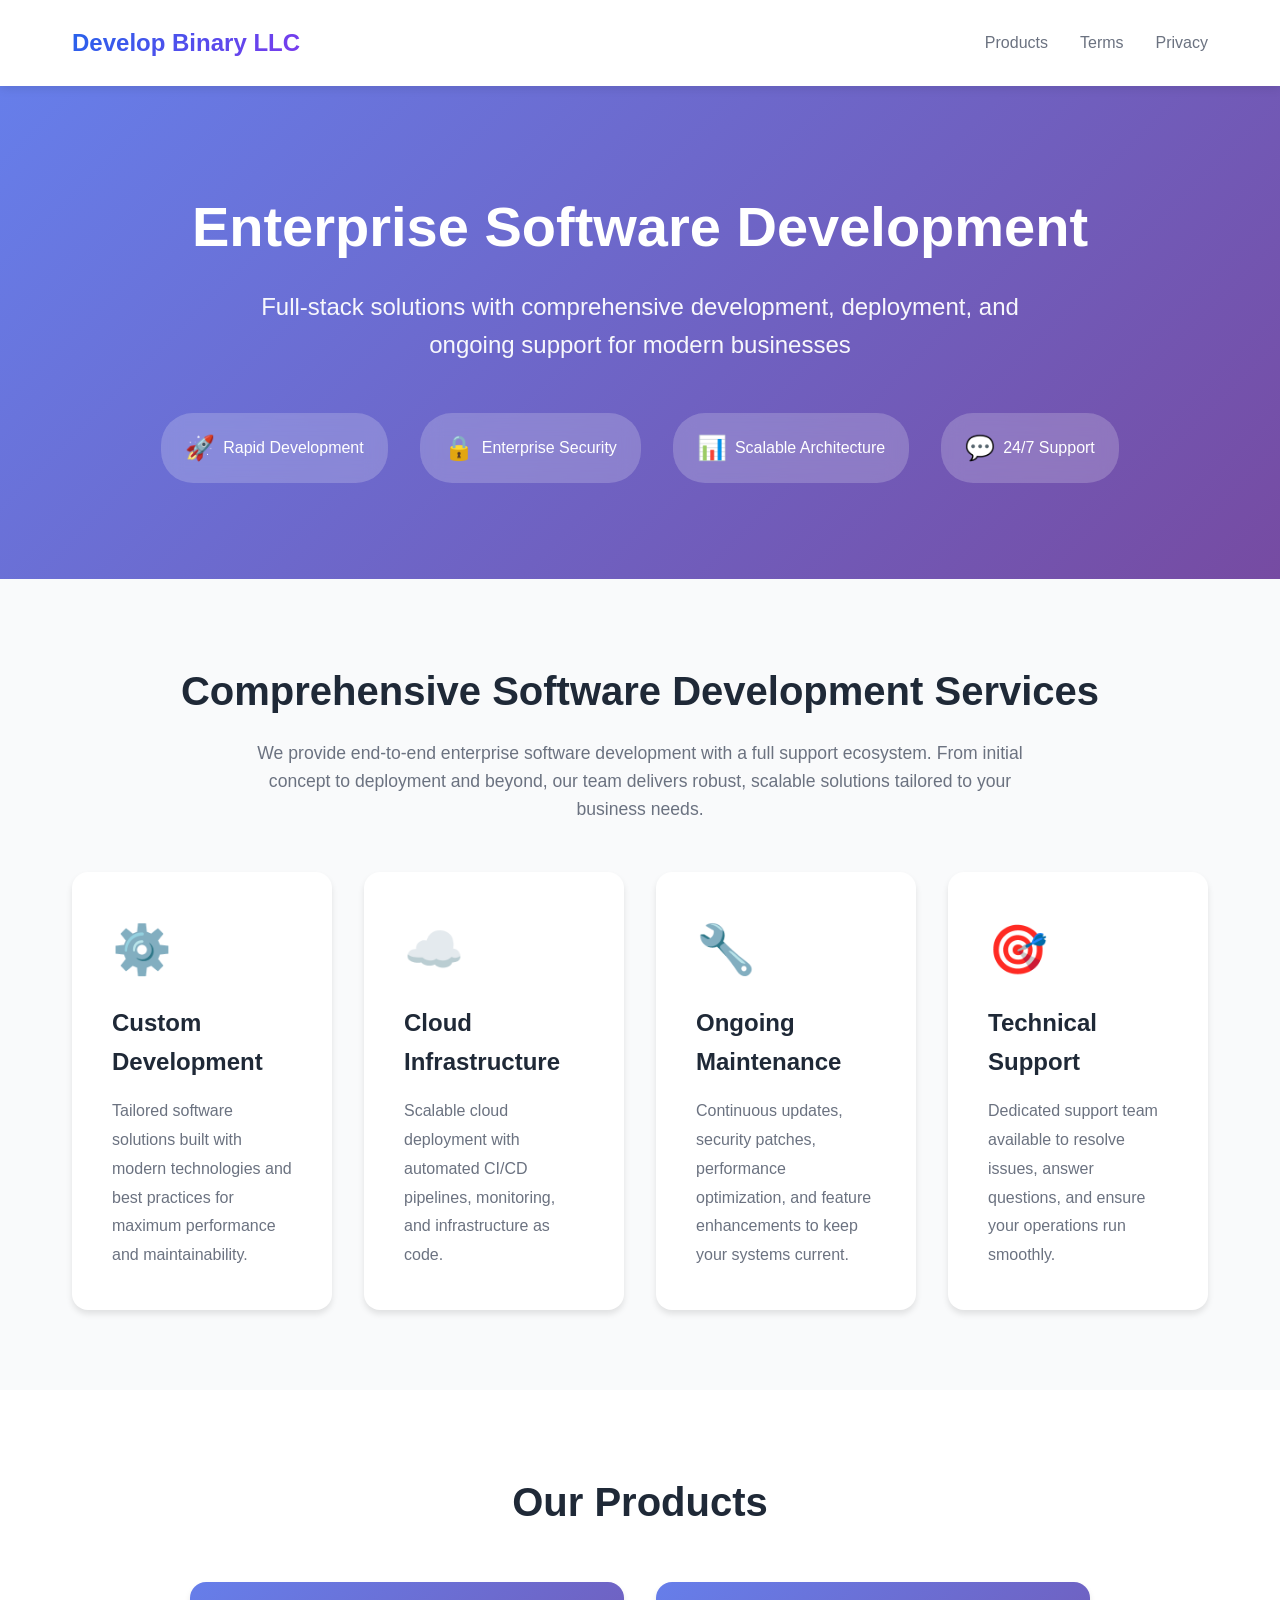
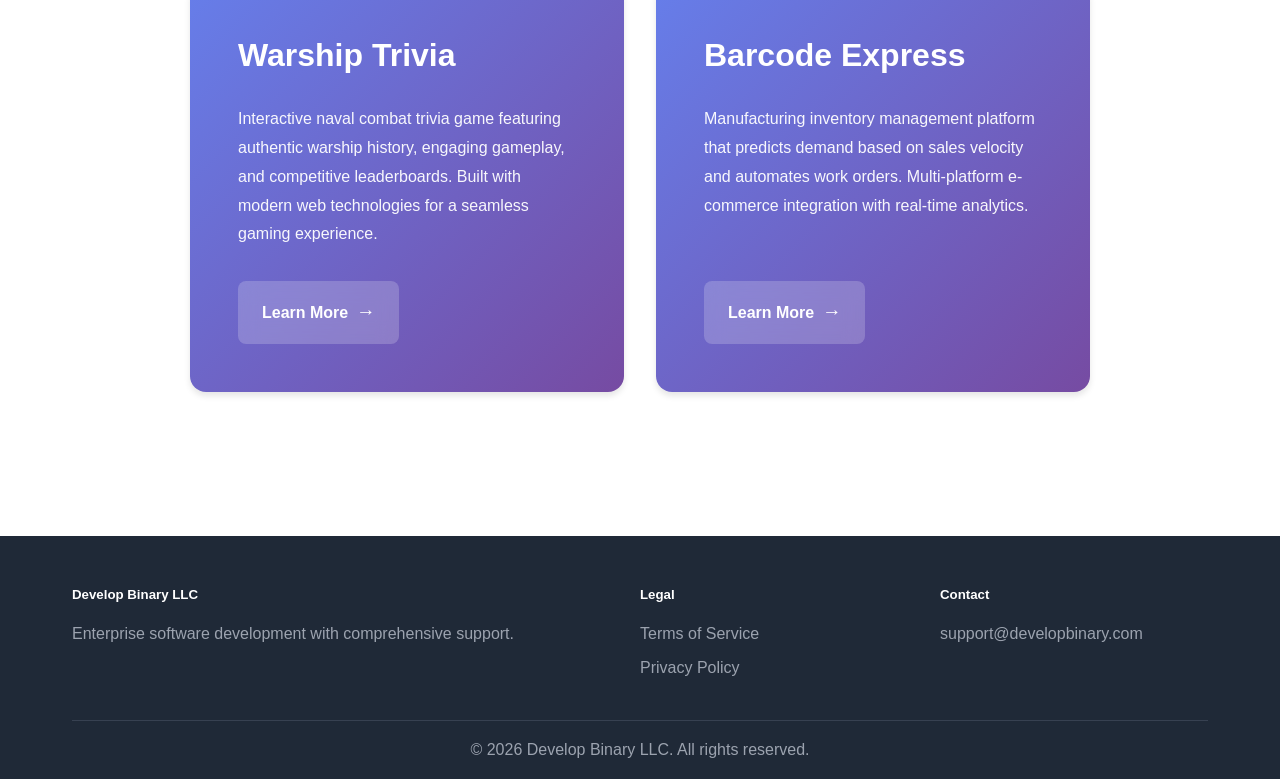
<file: index.html>
<!DOCTYPE html>
<html lang="en">
<head>
    <meta charset="UTF-8">
    <meta name="viewport" content="width=device-width, initial-scale=1.0">
    <title>Develop Binary LLC - Enterprise Software Development</title>
    <meta name="description" content="Full-stack enterprise software development with comprehensive support. Building innovative solutions for modern businesses.">
    <link rel="stylesheet" href="styles.css">
</head>
<body>
    <!-- Header -->
    <header>
        <nav class="navbar">
            <div class="container">
                <div class="logo">
                    <h1>Develop Binary LLC</h1>
                </div>
                <ul class="nav-links">
                    <li><a href="#products">Products</a></li>
                    <li><a href="/terms.html">Terms</a></li>
                    <li><a href="/privacy.html">Privacy</a></li>
                </ul>
            </div>
        </nav>
    </header>

    <!-- Hero Section -->
    <section class="hero">
        <div class="container">
            <h2>Enterprise Software Development</h2>
            <p class="subtitle">Full-stack solutions with comprehensive development, deployment, and ongoing support for modern businesses</p>
            <div class="hero-features">
                <div class="feature-badge">
                    <span class="icon">🚀</span>
                    <span>Rapid Development</span>
                </div>
                <div class="feature-badge">
                    <span class="icon">🔒</span>
                    <span>Enterprise Security</span>
                </div>
                <div class="feature-badge">
                    <span class="icon">📊</span>
                    <span>Scalable Architecture</span>
                </div>
                <div class="feature-badge">
                    <span class="icon">💬</span>
                    <span>24/7 Support</span>
                </div>
            </div>
        </div>
    </section>

    <!-- What We Do -->
    <section class="services">
        <div class="container">
            <h3>Comprehensive Software Development Services</h3>
            <p class="section-intro">We provide end-to-end enterprise software development with a full support ecosystem. From initial concept to deployment and beyond, our team delivers robust, scalable solutions tailored to your business needs.</p>

            <div class="services-grid">
                <div class="service-card">
                    <div class="service-icon">⚙️</div>
                    <h4>Custom Development</h4>
                    <p>Tailored software solutions built with modern technologies and best practices for maximum performance and maintainability.</p>
                </div>
                <div class="service-card">
                    <div class="service-icon">☁️</div>
                    <h4>Cloud Infrastructure</h4>
                    <p>Scalable cloud deployment with automated CI/CD pipelines, monitoring, and infrastructure as code.</p>
                </div>
                <div class="service-card">
                    <div class="service-icon">🔧</div>
                    <h4>Ongoing Maintenance</h4>
                    <p>Continuous updates, security patches, performance optimization, and feature enhancements to keep your systems current.</p>
                </div>
                <div class="service-card">
                    <div class="service-icon">🎯</div>
                    <h4>Technical Support</h4>
                    <p>Dedicated support team available to resolve issues, answer questions, and ensure your operations run smoothly.</p>
                </div>
            </div>
        </div>
    </section>

    <!-- Products -->
    <section id="products" class="products">
        <div class="container">
            <h3>Our Products</h3>
            <div class="products-grid">
                <div class="product-card">
                    <h4>Warship Trivia</h4>
                    <p>Interactive naval combat trivia game featuring authentic warship history, engaging gameplay, and competitive leaderboards. Built with modern web technologies for a seamless gaming experience.</p>
                    <a href="https://trivia.developbinary.com" class="product-link" target="_blank" rel="noopener">
                        Learn More
                        <span class="arrow">→</span>
                    </a>
                </div>
                <div class="product-card">
                    <h4>Barcode Express</h4>
                    <p>Manufacturing inventory management platform that predicts demand based on sales velocity and automates work orders. Multi-platform e-commerce integration with real-time analytics.</p>
                    <a href="https://barcodeexpress.developbinary.com" class="product-link" target="_blank" rel="noopener">
                        Learn More
                        <span class="arrow">→</span>
                    </a>
                </div>
            </div>
        </div>
    </section>

    <!-- Footer -->
    <footer>
        <div class="container">
            <div class="footer-content">
                <div class="footer-section">
                    <h5>Develop Binary LLC</h5>
                    <p>Enterprise software development with comprehensive support.</p>
                </div>
                <div class="footer-section">
                    <h5>Legal</h5>
                    <ul>
                        <li><a href="/terms.html">Terms of Service</a></li>
                        <li><a href="/privacy.html">Privacy Policy</a></li>
                    </ul>
                </div>
                <div class="footer-section">
                    <h5>Contact</h5>
                    <p>support@developbinary.com</p>
                </div>
            </div>
            <div class="footer-bottom">
                <p>&copy; <span id="year"></span> Develop Binary LLC. All rights reserved.</p>
            </div>
        </div>
    </footer>

    <script>
        document.getElementById('year').textContent = new Date().getFullYear();
    </script>
</body>
</html>
</file>
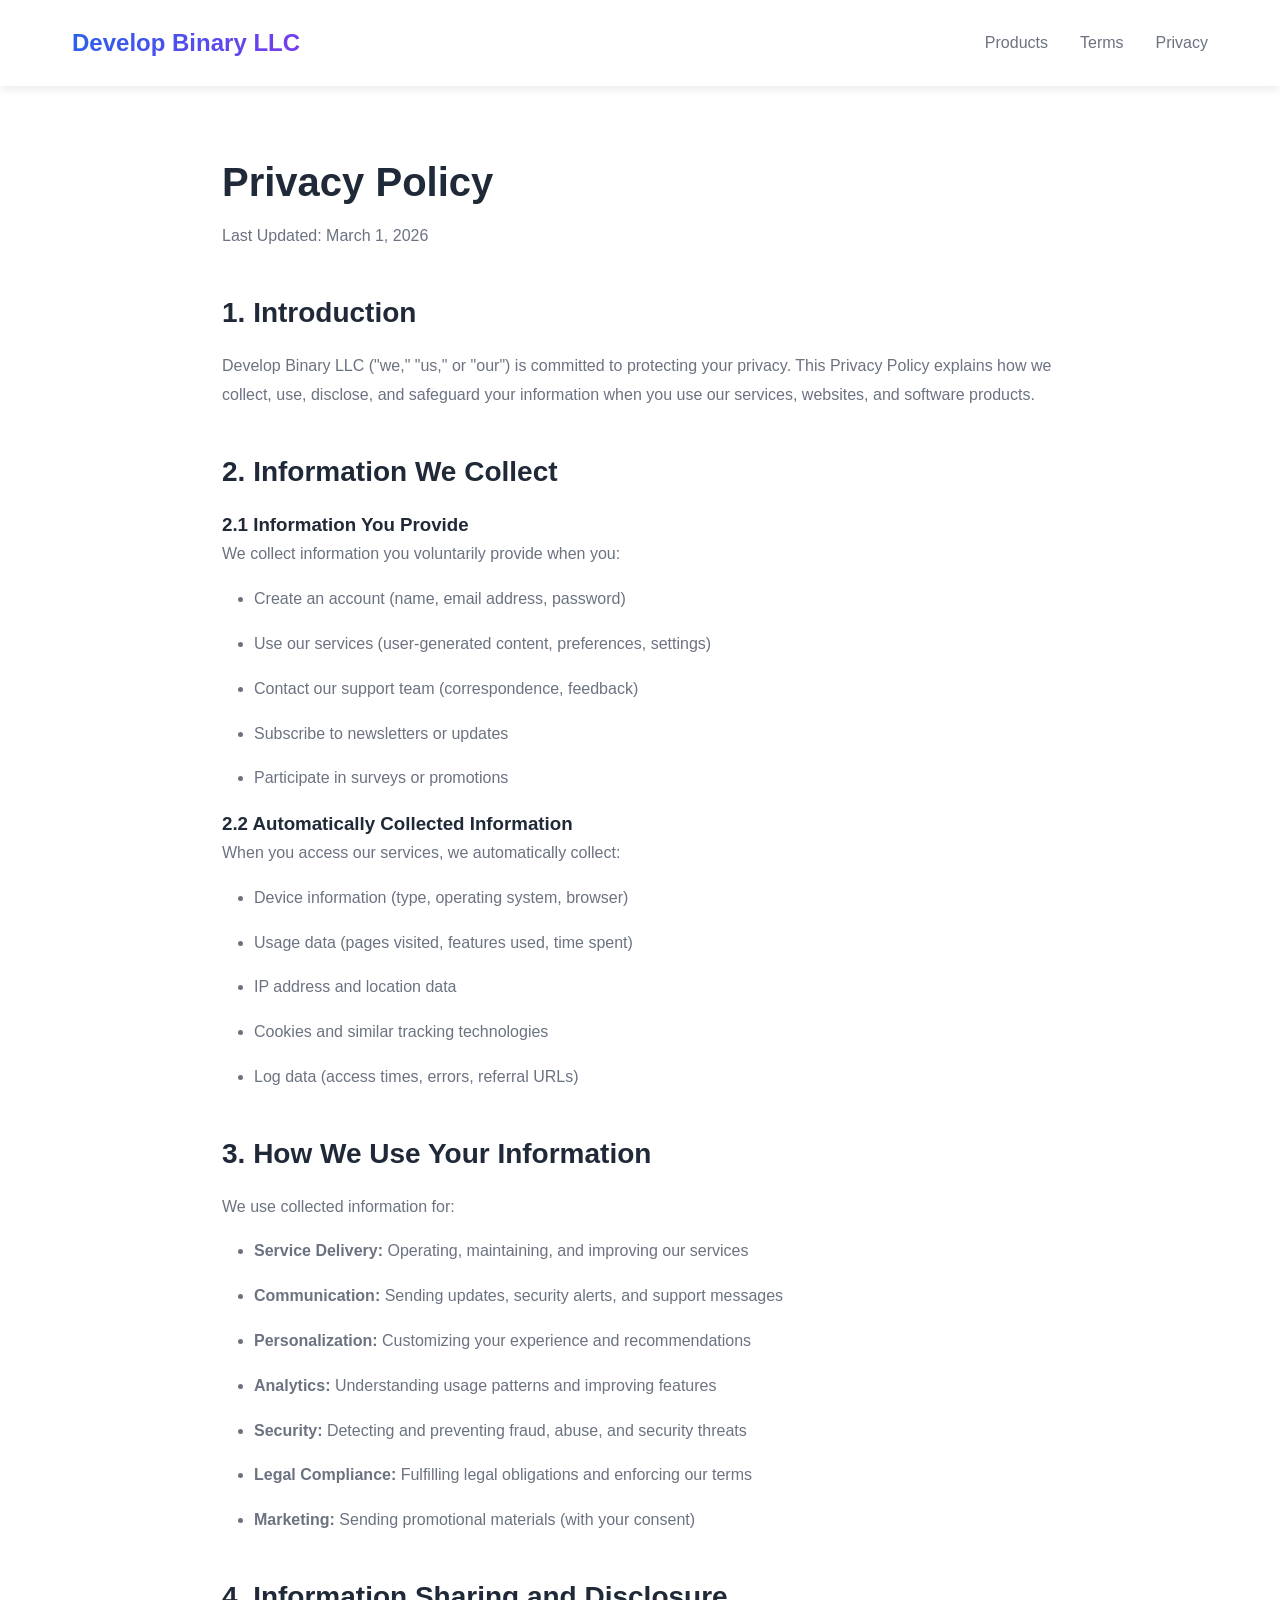
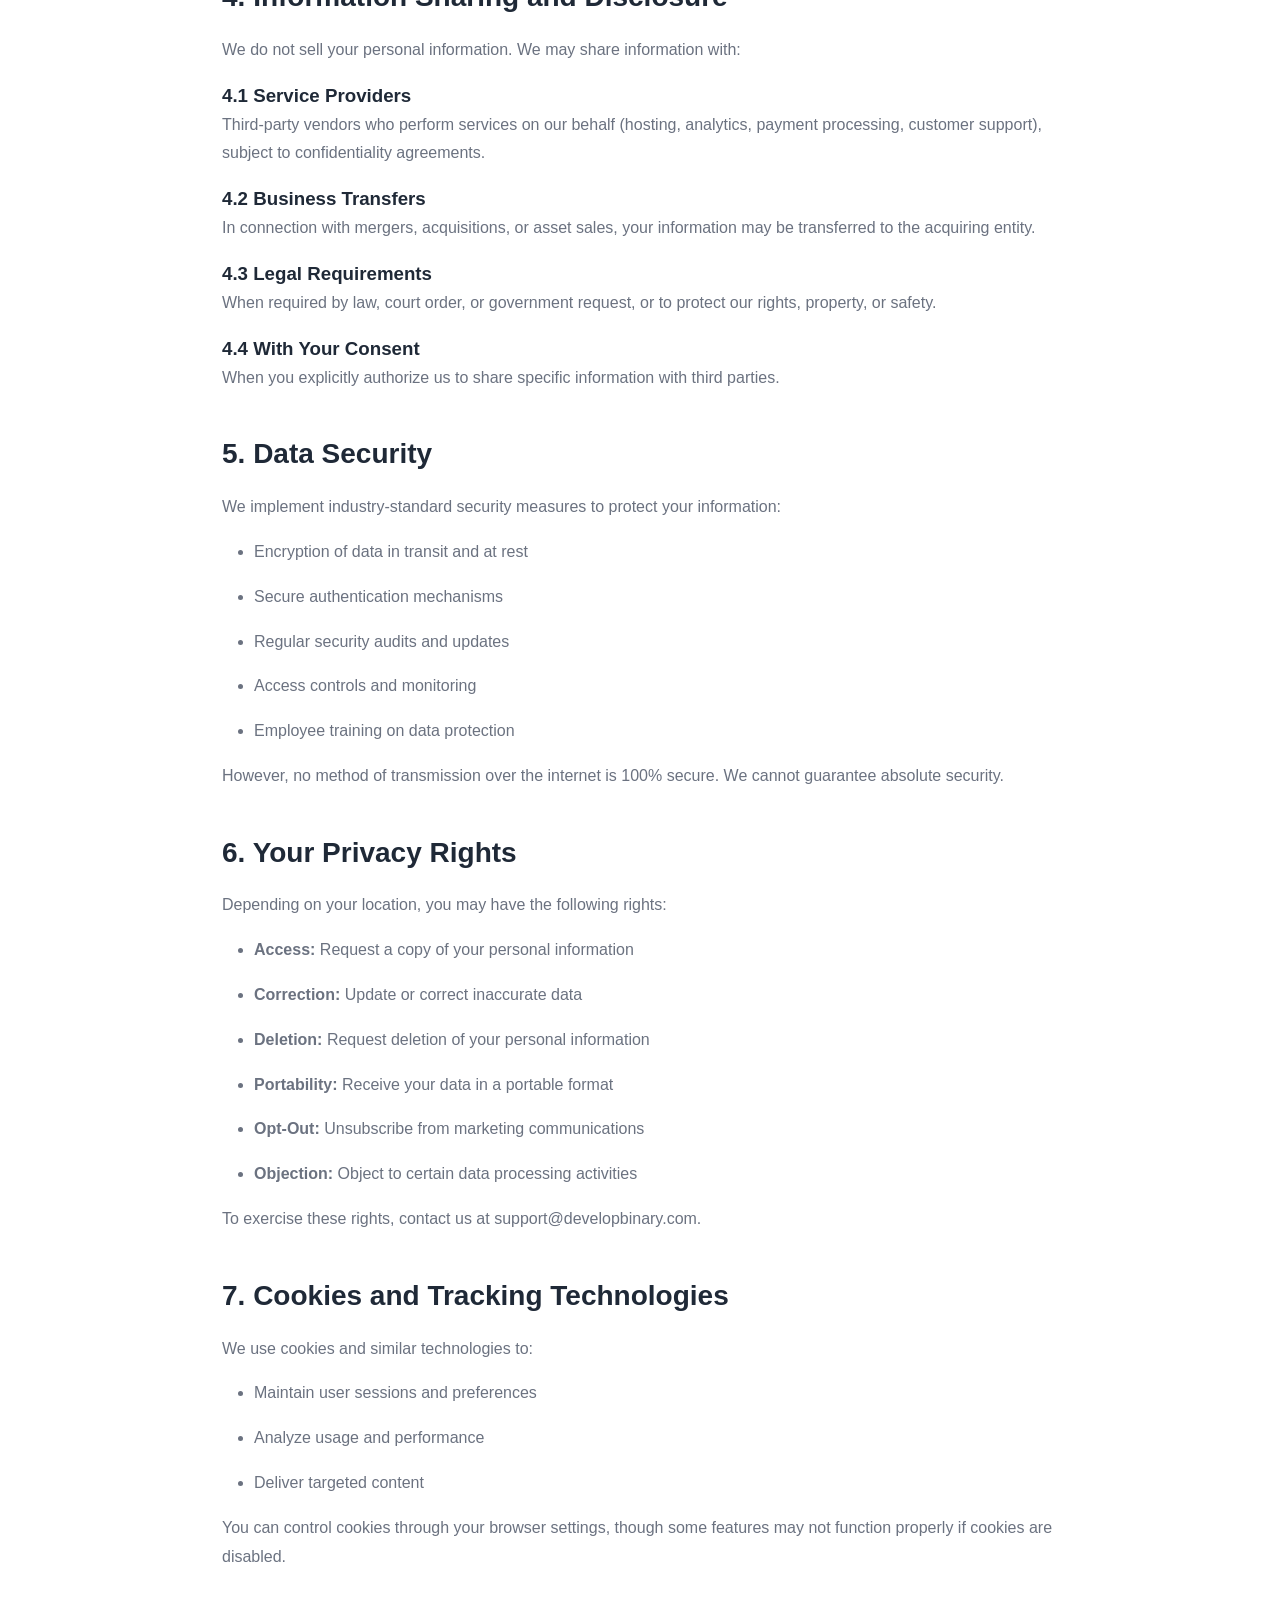
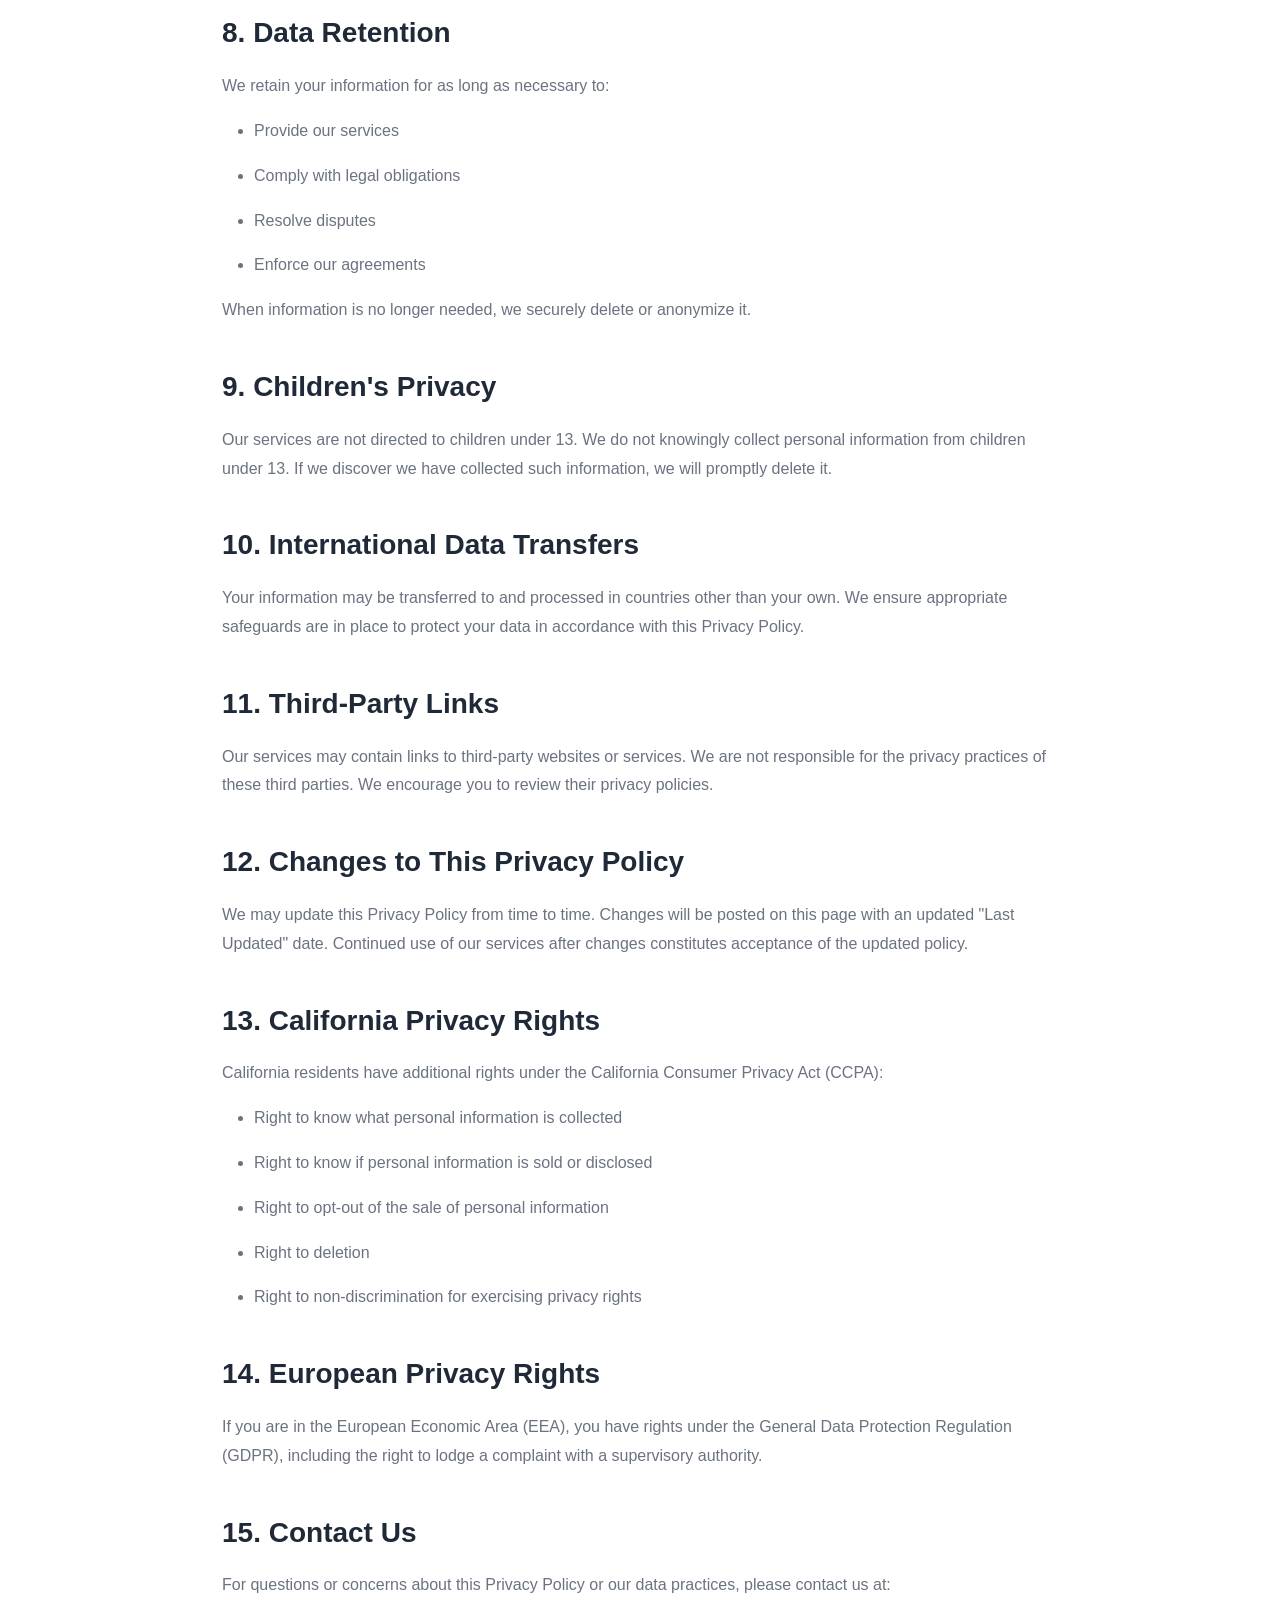
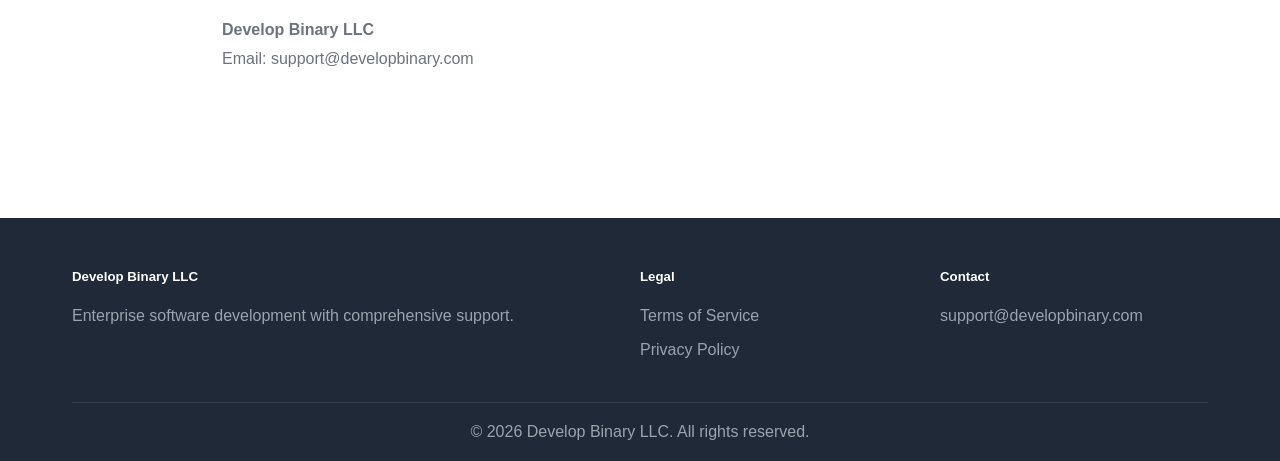
<file: privacy.html>
<!DOCTYPE html>
<html lang="en">
<head>
    <meta charset="UTF-8">
    <meta name="viewport" content="width=device-width, initial-scale=1.0">
    <title>Privacy Policy - Develop Binary LLC</title>
    <link rel="stylesheet" href="styles.css">
</head>
<body>
    <!-- Header -->
    <header>
        <nav class="navbar">
            <div class="container">
                <div class="logo">
                    <a href="/" style="text-decoration: none;">
                        <h1>Develop Binary LLC</h1>
                    </a>
                </div>
                <ul class="nav-links">
                    <li><a href="/#products">Products</a></li>
                    <li><a href="/terms.html">Terms</a></li>
                    <li><a href="/privacy.html">Privacy</a></li>
                </ul>
            </div>
        </nav>
    </header>

    <!-- Privacy Content -->
    <div class="legal-page">
        <h1>Privacy Policy</h1>
        <p class="last-updated">Last Updated: March 1, 2026</p>

        <h2>1. Introduction</h2>
        <p>Develop Binary LLC ("we," "us," or "our") is committed to protecting your privacy. This Privacy Policy explains how we collect, use, disclose, and safeguard your information when you use our services, websites, and software products.</p>

        <h2>2. Information We Collect</h2>

        <h3>2.1 Information You Provide</h3>
        <p>We collect information you voluntarily provide when you:</p>
        <ul>
            <li>Create an account (name, email address, password)</li>
            <li>Use our services (user-generated content, preferences, settings)</li>
            <li>Contact our support team (correspondence, feedback)</li>
            <li>Subscribe to newsletters or updates</li>
            <li>Participate in surveys or promotions</li>
        </ul>

        <h3>2.2 Automatically Collected Information</h3>
        <p>When you access our services, we automatically collect:</p>
        <ul>
            <li>Device information (type, operating system, browser)</li>
            <li>Usage data (pages visited, features used, time spent)</li>
            <li>IP address and location data</li>
            <li>Cookies and similar tracking technologies</li>
            <li>Log data (access times, errors, referral URLs)</li>
        </ul>

        <h2>3. How We Use Your Information</h2>
        <p>We use collected information for:</p>
        <ul>
            <li><strong>Service Delivery:</strong> Operating, maintaining, and improving our services</li>
            <li><strong>Communication:</strong> Sending updates, security alerts, and support messages</li>
            <li><strong>Personalization:</strong> Customizing your experience and recommendations</li>
            <li><strong>Analytics:</strong> Understanding usage patterns and improving features</li>
            <li><strong>Security:</strong> Detecting and preventing fraud, abuse, and security threats</li>
            <li><strong>Legal Compliance:</strong> Fulfilling legal obligations and enforcing our terms</li>
            <li><strong>Marketing:</strong> Sending promotional materials (with your consent)</li>
        </ul>

        <h2>4. Information Sharing and Disclosure</h2>
        <p>We do not sell your personal information. We may share information with:</p>

        <h3>4.1 Service Providers</h3>
        <p>Third-party vendors who perform services on our behalf (hosting, analytics, payment processing, customer support), subject to confidentiality agreements.</p>

        <h3>4.2 Business Transfers</h3>
        <p>In connection with mergers, acquisitions, or asset sales, your information may be transferred to the acquiring entity.</p>

        <h3>4.3 Legal Requirements</h3>
        <p>When required by law, court order, or government request, or to protect our rights, property, or safety.</p>

        <h3>4.4 With Your Consent</h3>
        <p>When you explicitly authorize us to share specific information with third parties.</p>

        <h2>5. Data Security</h2>
        <p>We implement industry-standard security measures to protect your information:</p>
        <ul>
            <li>Encryption of data in transit and at rest</li>
            <li>Secure authentication mechanisms</li>
            <li>Regular security audits and updates</li>
            <li>Access controls and monitoring</li>
            <li>Employee training on data protection</li>
        </ul>
        <p>However, no method of transmission over the internet is 100% secure. We cannot guarantee absolute security.</p>

        <h2>6. Your Privacy Rights</h2>
        <p>Depending on your location, you may have the following rights:</p>
        <ul>
            <li><strong>Access:</strong> Request a copy of your personal information</li>
            <li><strong>Correction:</strong> Update or correct inaccurate data</li>
            <li><strong>Deletion:</strong> Request deletion of your personal information</li>
            <li><strong>Portability:</strong> Receive your data in a portable format</li>
            <li><strong>Opt-Out:</strong> Unsubscribe from marketing communications</li>
            <li><strong>Objection:</strong> Object to certain data processing activities</li>
        </ul>
        <p>To exercise these rights, contact us at support@developbinary.com.</p>

        <h2>7. Cookies and Tracking Technologies</h2>
        <p>We use cookies and similar technologies to:</p>
        <ul>
            <li>Maintain user sessions and preferences</li>
            <li>Analyze usage and performance</li>
            <li>Deliver targeted content</li>
        </ul>
        <p>You can control cookies through your browser settings, though some features may not function properly if cookies are disabled.</p>

        <h2>8. Data Retention</h2>
        <p>We retain your information for as long as necessary to:</p>
        <ul>
            <li>Provide our services</li>
            <li>Comply with legal obligations</li>
            <li>Resolve disputes</li>
            <li>Enforce our agreements</li>
        </ul>
        <p>When information is no longer needed, we securely delete or anonymize it.</p>

        <h2>9. Children's Privacy</h2>
        <p>Our services are not directed to children under 13. We do not knowingly collect personal information from children under 13. If we discover we have collected such information, we will promptly delete it.</p>

        <h2>10. International Data Transfers</h2>
        <p>Your information may be transferred to and processed in countries other than your own. We ensure appropriate safeguards are in place to protect your data in accordance with this Privacy Policy.</p>

        <h2>11. Third-Party Links</h2>
        <p>Our services may contain links to third-party websites or services. We are not responsible for the privacy practices of these third parties. We encourage you to review their privacy policies.</p>

        <h2>12. Changes to This Privacy Policy</h2>
        <p>We may update this Privacy Policy from time to time. Changes will be posted on this page with an updated "Last Updated" date. Continued use of our services after changes constitutes acceptance of the updated policy.</p>

        <h2>13. California Privacy Rights</h2>
        <p>California residents have additional rights under the California Consumer Privacy Act (CCPA):</p>
        <ul>
            <li>Right to know what personal information is collected</li>
            <li>Right to know if personal information is sold or disclosed</li>
            <li>Right to opt-out of the sale of personal information</li>
            <li>Right to deletion</li>
            <li>Right to non-discrimination for exercising privacy rights</li>
        </ul>

        <h2>14. European Privacy Rights</h2>
        <p>If you are in the European Economic Area (EEA), you have rights under the General Data Protection Regulation (GDPR), including the right to lodge a complaint with a supervisory authority.</p>

        <h2>15. Contact Us</h2>
        <p>For questions or concerns about this Privacy Policy or our data practices, please contact us at:</p>
        <p>
            <strong>Develop Binary LLC</strong><br>
            Email: support@developbinary.com
        </p>
    </div>

    <!-- Footer -->
    <footer>
        <div class="container">
            <div class="footer-content">
                <div class="footer-section">
                    <h5>Develop Binary LLC</h5>
                    <p>Enterprise software development with comprehensive support.</p>
                </div>
                <div class="footer-section">
                    <h5>Legal</h5>
                    <ul>
                        <li><a href="/terms.html">Terms of Service</a></li>
                        <li><a href="/privacy.html">Privacy Policy</a></li>
                    </ul>
                </div>
                <div class="footer-section">
                    <h5>Contact</h5>
                    <p>support@developbinary.com</p>
                </div>
            </div>
            <div class="footer-bottom">
                <p>&copy; <span id="year"></span> Develop Binary LLC. All rights reserved.</p>
            </div>
        </div>
    </footer>

    <script>
        document.getElementById('year').textContent = new Date().getFullYear();
    </script>
</body>
</html>
</file>
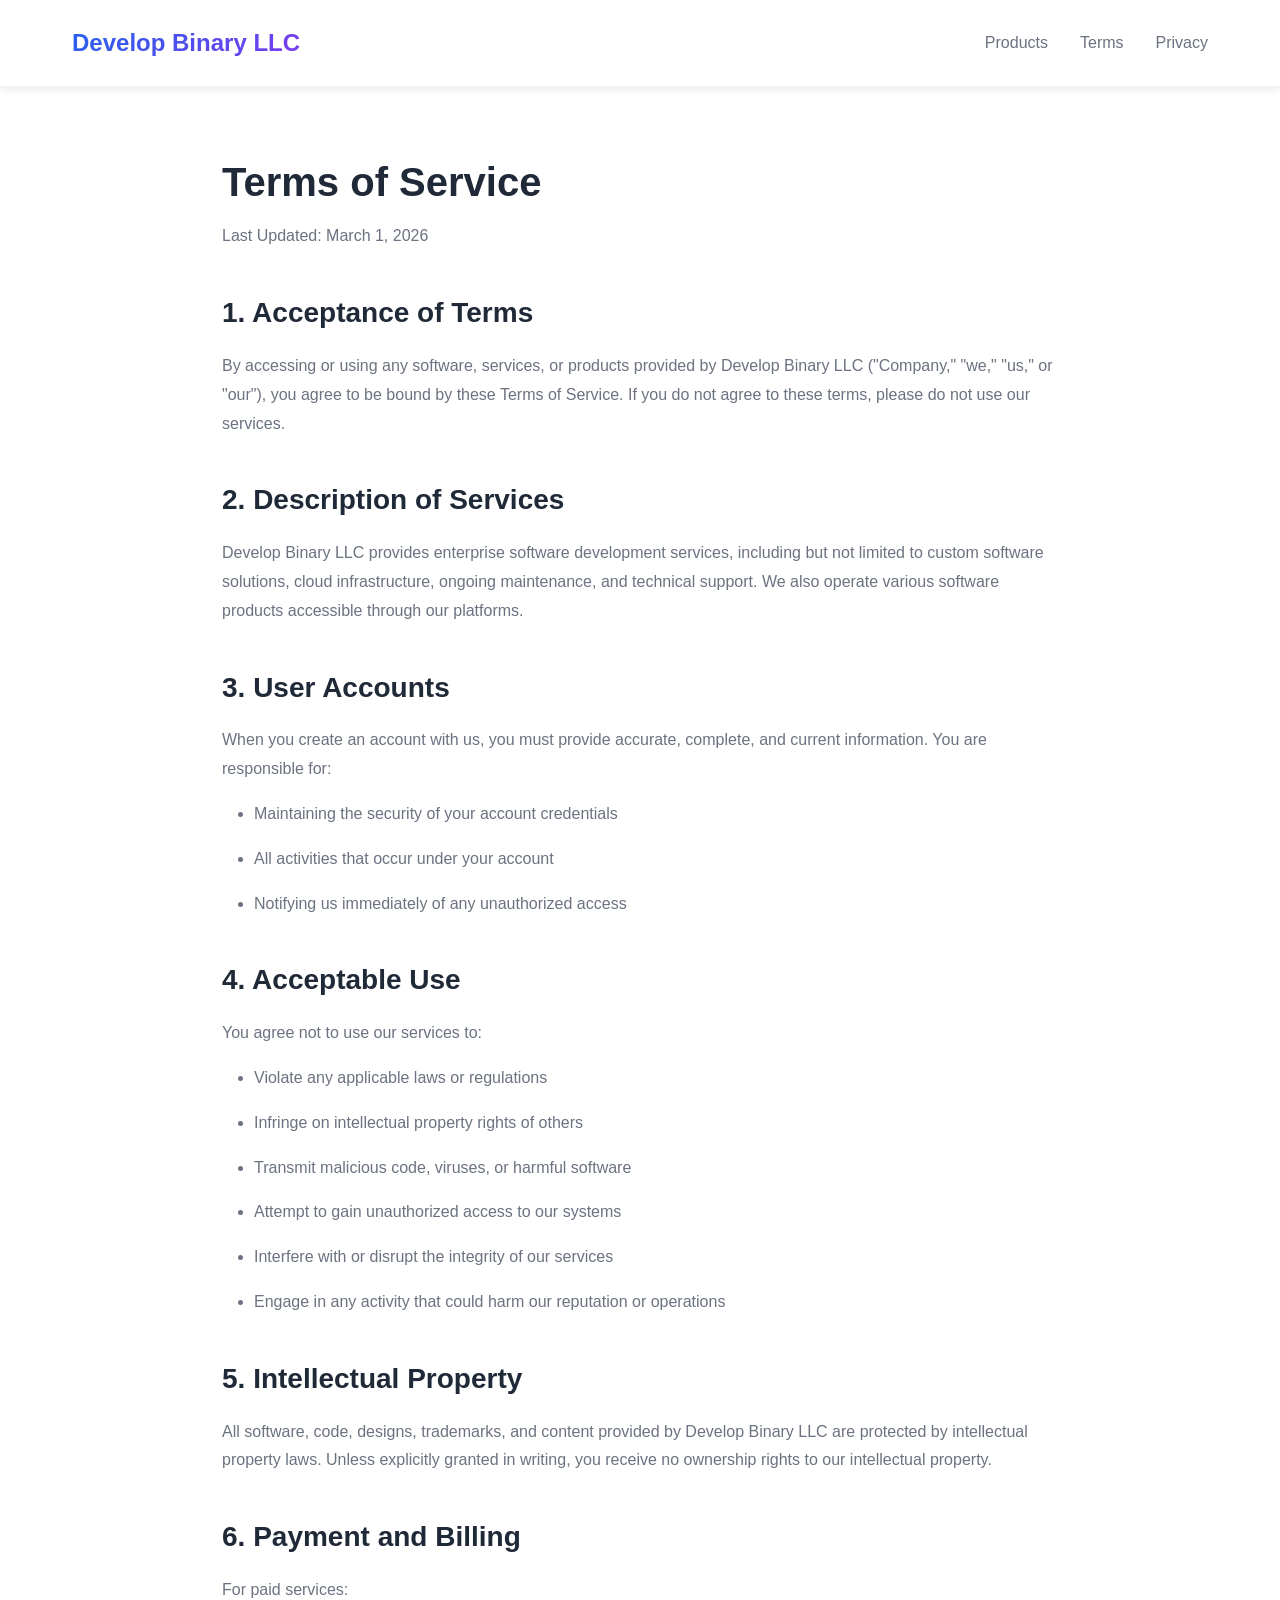
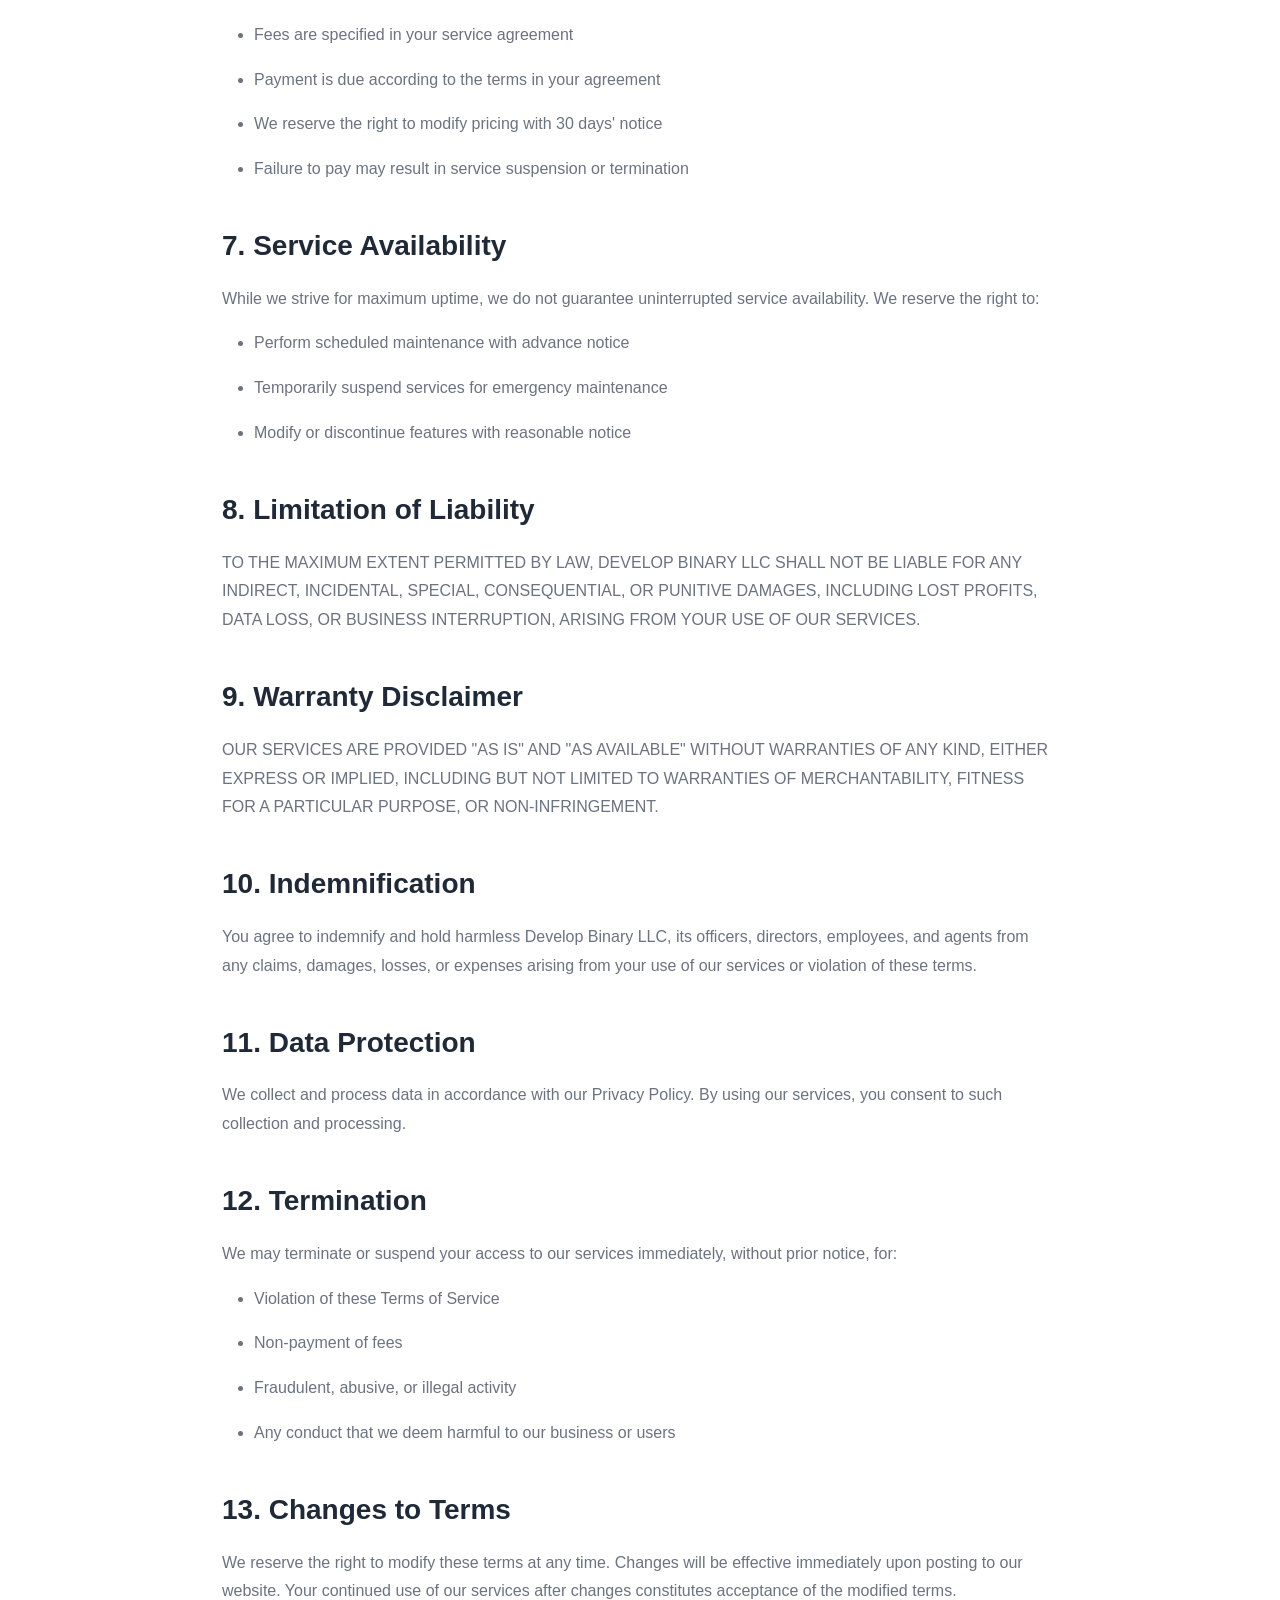
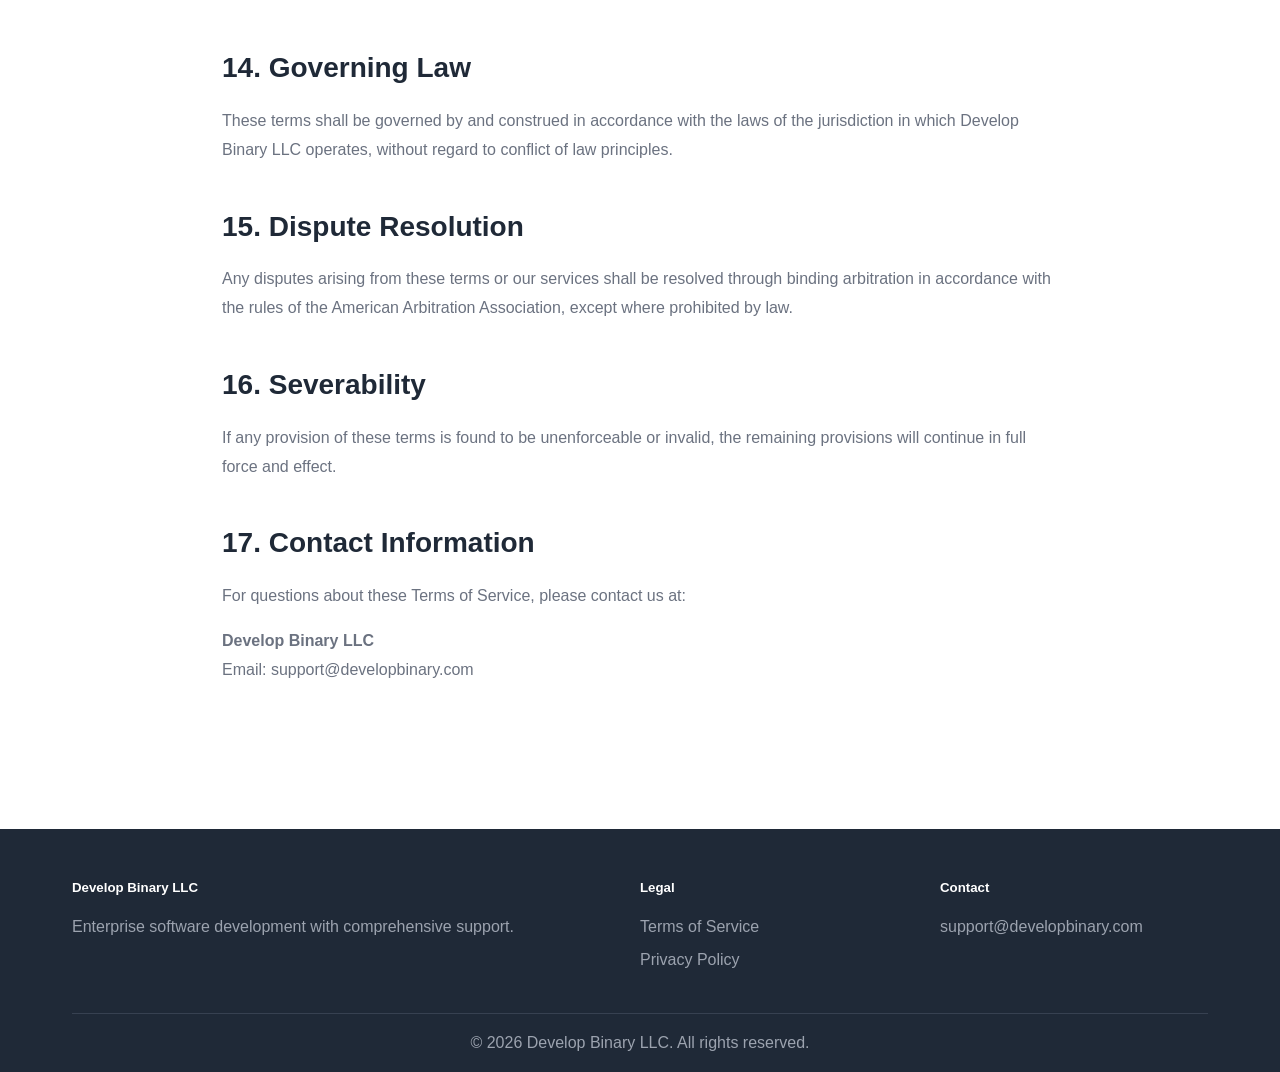
<file: terms.html>
<!DOCTYPE html>
<html lang="en">
<head>
    <meta charset="UTF-8">
    <meta name="viewport" content="width=device-width, initial-scale=1.0">
    <title>Terms of Service - Develop Binary LLC</title>
    <link rel="stylesheet" href="styles.css">
</head>
<body>
    <!-- Header -->
    <header>
        <nav class="navbar">
            <div class="container">
                <div class="logo">
                    <a href="/" style="text-decoration: none;">
                        <h1>Develop Binary LLC</h1>
                    </a>
                </div>
                <ul class="nav-links">
                    <li><a href="/#products">Products</a></li>
                    <li><a href="/terms.html">Terms</a></li>
                    <li><a href="/privacy.html">Privacy</a></li>
                </ul>
            </div>
        </nav>
    </header>

    <!-- Terms Content -->
    <div class="legal-page">
        <h1>Terms of Service</h1>
        <p class="last-updated">Last Updated: March 1, 2026</p>

        <h2>1. Acceptance of Terms</h2>
        <p>By accessing or using any software, services, or products provided by Develop Binary LLC ("Company," "we," "us," or "our"), you agree to be bound by these Terms of Service. If you do not agree to these terms, please do not use our services.</p>

        <h2>2. Description of Services</h2>
        <p>Develop Binary LLC provides enterprise software development services, including but not limited to custom software solutions, cloud infrastructure, ongoing maintenance, and technical support. We also operate various software products accessible through our platforms.</p>

        <h2>3. User Accounts</h2>
        <p>When you create an account with us, you must provide accurate, complete, and current information. You are responsible for:</p>
        <ul>
            <li>Maintaining the security of your account credentials</li>
            <li>All activities that occur under your account</li>
            <li>Notifying us immediately of any unauthorized access</li>
        </ul>

        <h2>4. Acceptable Use</h2>
        <p>You agree not to use our services to:</p>
        <ul>
            <li>Violate any applicable laws or regulations</li>
            <li>Infringe on intellectual property rights of others</li>
            <li>Transmit malicious code, viruses, or harmful software</li>
            <li>Attempt to gain unauthorized access to our systems</li>
            <li>Interfere with or disrupt the integrity of our services</li>
            <li>Engage in any activity that could harm our reputation or operations</li>
        </ul>

        <h2>5. Intellectual Property</h2>
        <p>All software, code, designs, trademarks, and content provided by Develop Binary LLC are protected by intellectual property laws. Unless explicitly granted in writing, you receive no ownership rights to our intellectual property.</p>

        <h2>6. Payment and Billing</h2>
        <p>For paid services:</p>
        <ul>
            <li>Fees are specified in your service agreement</li>
            <li>Payment is due according to the terms in your agreement</li>
            <li>We reserve the right to modify pricing with 30 days' notice</li>
            <li>Failure to pay may result in service suspension or termination</li>
        </ul>

        <h2>7. Service Availability</h2>
        <p>While we strive for maximum uptime, we do not guarantee uninterrupted service availability. We reserve the right to:</p>
        <ul>
            <li>Perform scheduled maintenance with advance notice</li>
            <li>Temporarily suspend services for emergency maintenance</li>
            <li>Modify or discontinue features with reasonable notice</li>
        </ul>

        <h2>8. Limitation of Liability</h2>
        <p>TO THE MAXIMUM EXTENT PERMITTED BY LAW, DEVELOP BINARY LLC SHALL NOT BE LIABLE FOR ANY INDIRECT, INCIDENTAL, SPECIAL, CONSEQUENTIAL, OR PUNITIVE DAMAGES, INCLUDING LOST PROFITS, DATA LOSS, OR BUSINESS INTERRUPTION, ARISING FROM YOUR USE OF OUR SERVICES.</p>

        <h2>9. Warranty Disclaimer</h2>
        <p>OUR SERVICES ARE PROVIDED "AS IS" AND "AS AVAILABLE" WITHOUT WARRANTIES OF ANY KIND, EITHER EXPRESS OR IMPLIED, INCLUDING BUT NOT LIMITED TO WARRANTIES OF MERCHANTABILITY, FITNESS FOR A PARTICULAR PURPOSE, OR NON-INFRINGEMENT.</p>

        <h2>10. Indemnification</h2>
        <p>You agree to indemnify and hold harmless Develop Binary LLC, its officers, directors, employees, and agents from any claims, damages, losses, or expenses arising from your use of our services or violation of these terms.</p>

        <h2>11. Data Protection</h2>
        <p>We collect and process data in accordance with our Privacy Policy. By using our services, you consent to such collection and processing.</p>

        <h2>12. Termination</h2>
        <p>We may terminate or suspend your access to our services immediately, without prior notice, for:</p>
        <ul>
            <li>Violation of these Terms of Service</li>
            <li>Non-payment of fees</li>
            <li>Fraudulent, abusive, or illegal activity</li>
            <li>Any conduct that we deem harmful to our business or users</li>
        </ul>

        <h2>13. Changes to Terms</h2>
        <p>We reserve the right to modify these terms at any time. Changes will be effective immediately upon posting to our website. Your continued use of our services after changes constitutes acceptance of the modified terms.</p>

        <h2>14. Governing Law</h2>
        <p>These terms shall be governed by and construed in accordance with the laws of the jurisdiction in which Develop Binary LLC operates, without regard to conflict of law principles.</p>

        <h2>15. Dispute Resolution</h2>
        <p>Any disputes arising from these terms or our services shall be resolved through binding arbitration in accordance with the rules of the American Arbitration Association, except where prohibited by law.</p>

        <h2>16. Severability</h2>
        <p>If any provision of these terms is found to be unenforceable or invalid, the remaining provisions will continue in full force and effect.</p>

        <h2>17. Contact Information</h2>
        <p>For questions about these Terms of Service, please contact us at:</p>
        <p>
            <strong>Develop Binary LLC</strong><br>
            Email: support@developbinary.com
        </p>
    </div>

    <!-- Footer -->
    <footer>
        <div class="container">
            <div class="footer-content">
                <div class="footer-section">
                    <h5>Develop Binary LLC</h5>
                    <p>Enterprise software development with comprehensive support.</p>
                </div>
                <div class="footer-section">
                    <h5>Legal</h5>
                    <ul>
                        <li><a href="/terms.html">Terms of Service</a></li>
                        <li><a href="/privacy.html">Privacy Policy</a></li>
                    </ul>
                </div>
                <div class="footer-section">
                    <h5>Contact</h5>
                    <p>support@developbinary.com</p>
                </div>
            </div>
            <div class="footer-bottom">
                <p>&copy; <span id="year"></span> Develop Binary LLC. All rights reserved.</p>
            </div>
        </div>
    </footer>

    <script>
        document.getElementById('year').textContent = new Date().getFullYear();
    </script>
</body>
</html>
</file>
<file: styles.css>
* {
    margin: 0;
    padding: 0;
    box-sizing: border-box;
}

:root {
    --primary-color: #2563eb;
    --secondary-color: #7c3aed;
    --dark: #1f2937;
    --gray: #6b7280;
    --light-gray: #f9fafb;
    --white: #ffffff;
}

body {
    font-family: -apple-system, BlinkMacSystemFont, 'Segoe UI', Roboto, Oxygen, Ubuntu, Cantarell, sans-serif;
    line-height: 1.6;
    color: var(--dark);
    background: var(--white);
}

.container {
    max-width: 1200px;
    margin: 0 auto;
    padding: 0 2rem;
}

/* Header */
header {
    background: var(--white);
    box-shadow: 0 2px 10px rgba(0, 0, 0, 0.1);
    position: sticky;
    top: 0;
    z-index: 1000;
}

.navbar {
    padding: 1.5rem 0;
}

.navbar .container {
    display: flex;
    justify-content: space-between;
    align-items: center;
}

.logo h1 {
    font-size: 1.5rem;
    background: linear-gradient(135deg, var(--primary-color) 0%, var(--secondary-color) 100%);
    -webkit-background-clip: text;
    -webkit-text-fill-color: transparent;
    background-clip: text;
}

.nav-links {
    display: flex;
    gap: 2rem;
    list-style: none;
}

.nav-links a {
    text-decoration: none;
    color: var(--gray);
    font-weight: 500;
    transition: color 0.3s;
}

.nav-links a:hover {
    color: var(--primary-color);
}

/* Hero */
.hero {
    background: linear-gradient(135deg, #667eea 0%, #764ba2 100%);
    color: var(--white);
    padding: 6rem 2rem;
    text-align: center;
}

.hero h2 {
    font-size: 3.5rem;
    margin-bottom: 1rem;
    font-weight: 700;
}

.hero .subtitle {
    font-size: 1.5rem;
    opacity: 0.95;
    margin-bottom: 3rem;
    max-width: 800px;
    margin-left: auto;
    margin-right: auto;
}

.hero-features {
    display: flex;
    justify-content: center;
    gap: 2rem;
    flex-wrap: wrap;
}

.feature-badge {
    background: rgba(255, 255, 255, 0.2);
    padding: 1rem 1.5rem;
    border-radius: 2rem;
    backdrop-filter: blur(10px);
    display: flex;
    align-items: center;
    gap: 0.5rem;
    transition: transform 0.3s, background 0.3s;
}

.feature-badge:hover {
    transform: translateY(-3px);
    background: rgba(255, 255, 255, 0.3);
}

.feature-badge .icon {
    font-size: 1.5rem;
}

/* Services */
.services {
    padding: 5rem 2rem;
    background: var(--light-gray);
}

.services h3 {
    text-align: center;
    font-size: 2.5rem;
    margin-bottom: 1rem;
}

.section-intro {
    text-align: center;
    max-width: 800px;
    margin: 0 auto 3rem;
    font-size: 1.1rem;
    color: var(--gray);
}

.services-grid {
    display: grid;
    grid-template-columns: repeat(auto-fit, minmax(250px, 1fr));
    gap: 2rem;
    margin-top: 3rem;
}

.service-card {
    background: var(--white);
    padding: 2.5rem;
    border-radius: 1rem;
    box-shadow: 0 4px 6px rgba(0, 0, 0, 0.1);
    transition: transform 0.3s, box-shadow 0.3s;
}

.service-card:hover {
    transform: translateY(-5px);
    box-shadow: 0 10px 20px rgba(0, 0, 0, 0.15);
}

.service-icon {
    font-size: 3rem;
    margin-bottom: 1rem;
}

.service-card h4 {
    font-size: 1.5rem;
    margin-bottom: 1rem;
    color: var(--dark);
}

.service-card p {
    color: var(--gray);
    line-height: 1.8;
}

/* Products */
.products {
    padding: 5rem 2rem;
}

.products h3 {
    text-align: center;
    font-size: 2.5rem;
    margin-bottom: 3rem;
}

.products-grid {
    display: grid;
    grid-template-columns: repeat(auto-fit, minmax(400px, 1fr));
    gap: 2rem;
    max-width: 900px;
    margin: 0 auto;
}

.product-card {
    background: linear-gradient(135deg, #667eea 0%, #764ba2 100%);
    color: var(--white);
    padding: 3rem;
    border-radius: 1rem;
    box-shadow: 0 4px 6px rgba(0, 0, 0, 0.1);
    transition: transform 0.3s, box-shadow 0.3s;
    display: flex;
    flex-direction: column;
}

.product-card:hover {
    transform: translateY(-5px);
    box-shadow: 0 10px 20px rgba(0, 0, 0, 0.2);
}

.product-card h4 {
    font-size: 2rem;
    margin-bottom: 1.5rem;
    font-weight: 700;
}

.product-card p {
    line-height: 1.8;
    opacity: 0.95;
    margin-bottom: 2rem;
    flex-grow: 1;
}

.product-link {
    display: inline-flex;
    align-items: center;
    gap: 0.5rem;
    color: var(--white);
    text-decoration: none;
    background: rgba(255, 255, 255, 0.2);
    padding: 1rem 1.5rem;
    border-radius: 0.5rem;
    font-weight: 600;
    transition: background 0.3s, transform 0.2s;
    backdrop-filter: blur(10px);
    align-self: flex-start;
}

.product-link:hover {
    background: rgba(255, 255, 255, 0.3);
    transform: translateX(5px);
}

.product-link .arrow {
    font-size: 1.2rem;
    transition: transform 0.3s;
}

.product-link:hover .arrow {
    transform: translateX(5px);
}

/* Footer */
footer {
    background: var(--dark);
    color: #e5e7eb;
    padding: 3rem 0 1rem;
    margin-top: 4rem;
}

.footer-content {
    display: grid;
    grid-template-columns: 2fr 1fr 1fr;
    gap: 2rem;
    margin-bottom: 2rem;
}

.footer-section h5 {
    color: var(--white);
    margin-bottom: 1rem;
}

.footer-section p {
    color: #9ca3af;
}

.footer-section ul {
    list-style: none;
}

.footer-section ul li {
    margin-bottom: 0.5rem;
}

.footer-section a {
    color: #9ca3af;
    text-decoration: none;
    transition: color 0.3s;
}

.footer-section a:hover {
    color: var(--white);
}

.footer-bottom {
    border-top: 1px solid #374151;
    padding-top: 1rem;
    text-align: center;
}

.footer-bottom p {
    color: #9ca3af;
}

/* Legal Pages */
.legal-page {
    max-width: 900px;
    margin: 0 auto;
    padding: 4rem 2rem;
}

.legal-page h1 {
    font-size: 2.5rem;
    margin-bottom: 0.5rem;
}

.legal-page .last-updated {
    color: var(--gray);
    margin-bottom: 2rem;
}

.legal-page h2 {
    font-size: 1.75rem;
    margin-top: 2.5rem;
    margin-bottom: 1rem;
}

.legal-page p,
.legal-page li {
    color: var(--gray);
    line-height: 1.8;
    margin-bottom: 1rem;
}

.legal-page ul {
    margin-left: 2rem;
}

/* Responsive */
@media (max-width: 768px) {
    .hero h2 {
        font-size: 2.5rem;
    }

    .hero .subtitle {
        font-size: 1.2rem;
    }

    .hero-features {
        flex-direction: column;
        align-items: center;
    }

    .nav-links {
        gap: 1rem;
    }

    .footer-content {
        grid-template-columns: 1fr;
    }

    .products-grid {
        grid-template-columns: 1fr;
    }
}
</file>
